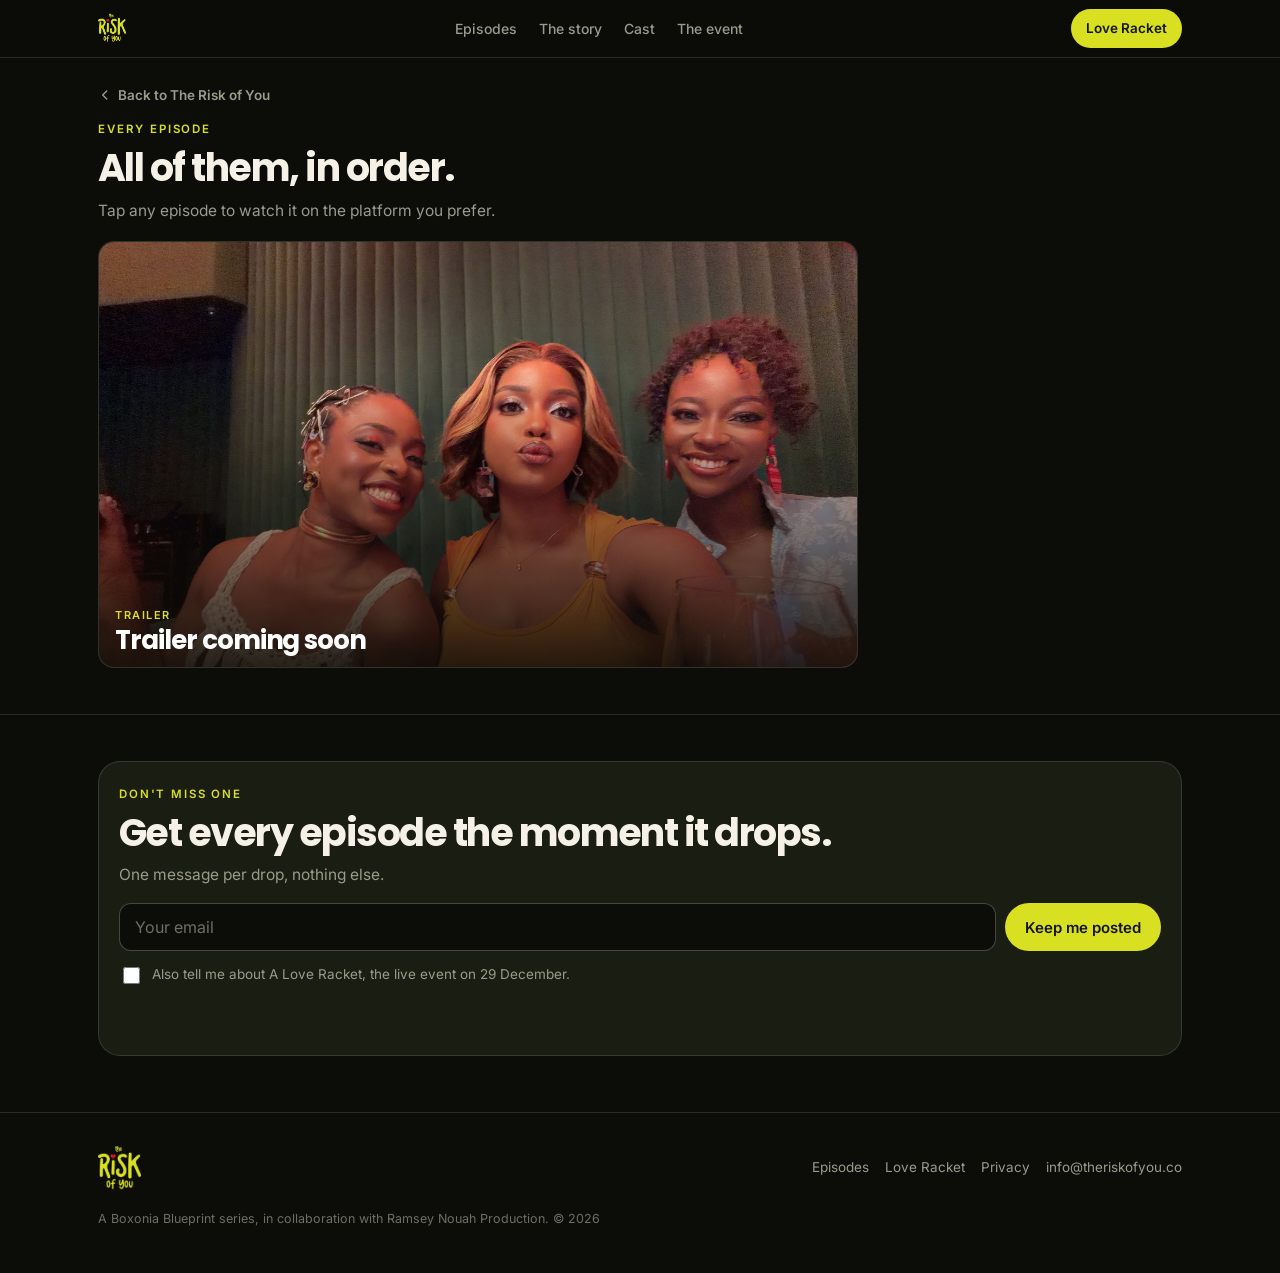
<file: episodes/index.html>
<!DOCTYPE html>
<html lang="en">
<head>
<meta charset="utf-8">
<meta name="viewport" content="width=device-width,initial-scale=1,viewport-fit=cover">
<title>Every episode | The Risk of You</title>
<meta name="description" content="Every episode of The Risk of You in order, on TikTok, Instagram Reels, YouTube Shorts and Snapchat.">
<meta name="theme-color" content="#0C0D08">
<link rel="canonical" href="https://theriskofyou.co/episodes/">
<meta property="og:type" content="website">
<meta property="og:url" content="https://theriskofyou.co/episodes/">
<meta property="og:title" content="Every episode | The Risk of You">
<meta property="og:description" content="Every episode in order, newest first or from the beginning.">
<meta property="og:image" content="https://theriskofyou.co/assets/og-episodes.jpg">
<meta property="og:image:width" content="1200"><meta property="og:image:height" content="630">
<meta name="twitter:card" content="summary_large_image">
<link rel="icon" href="../assets/favicon.png">
<link rel="preconnect" href="https://fonts.googleapis.com">
<link rel="preconnect" href="https://fonts.gstatic.com" crossorigin>
<link href="https://fonts.googleapis.com/css2?family=Poppins:wght@400;500;600;700&family=Inter:wght@400;500;600;700&display=swap" rel="stylesheet">
<link rel="stylesheet" href="../css/troy.css">
<script>window.TROY_BASE = '../';</script>
<script src="../js/config.js"></script>
</head>
<body>

<header class="nav" id="nav"></header>

<main>
  <section class="sec flush" style="padding-top:26px">
    <div class="wrap">
      <a class="backlink" href="../index.html">
        <svg width="14" height="14" viewBox="0 0 24 24" fill="none" stroke="currentColor" stroke-width="2.4" stroke-linecap="round" stroke-linejoin="round"><path d="M15 5 8 12l7 7"/></svg>
        Back to The Risk of You
      </a>

      <div class="st">Every episode</div>
      <div class="sh">All of them, in order.</div>
      <p class="sp">Tap any episode to watch it on the platform you prefer.</p>

      <div class="tabs" role="tablist" aria-label="Episode order">
        <button type="button" role="tab" data-order="first" aria-selected="true">From the beginning</button>
        <button type="button" role="tab" data-order="latest" aria-selected="false">Latest first</button>
      </div>

      <div class="grid" id="rail"></div>
      <p class="railnote" id="epCount"></p>
      <div class="more hidden" id="more"><button class="btn ghost" type="button">Show more</button></div>

      <p class="railnote" style="margin-top:20px">Episodes you have opened on this device are dimmed, so you can see where you stopped.</p>
    </div>
  </section>

  <!-- THE SERIES ACCOUNT. Hides itself when the feed is empty. -->
  <section class="sec fdsec hidden" id="seriesFeed">
    <div class="wrap">
      <div class="st">Behind it</div>
      <div class="sh">Latest from the series.</div>
      <div class="fdrail" id="feedSeries"></div>
    </div>
  </section>

  <!-- WIN'S LATEST POSTS. Hides itself when the feed is empty. -->
  <section class="sec flush fdsec hidden" id="winFeed">
    <div class="wrap">
      <div class="st">From Win</div>
      <div class="sh">Her latest, straight from Instagram.</div>
      <div class="fdrail" id="feedWin"></div>
    </div>
  </section>

  <section class="sec">
    <div class="wrap">
      <div class="news">
        <div class="st">Don't miss one</div>
        <div class="sh">Get every episode the moment it drops.</div>
        <p class="sp">One message per drop, nothing else.</p>
        <form id="news" novalidate>
          <input type="text" name="company" tabindex="-1" autocomplete="off" aria-hidden="true" style="position:absolute;left:-9999px">
          <label for="nemail" style="position:absolute;left:-9999px">Email</label>
          <input type="email" id="nemail" name="email" placeholder="Your email" autocomplete="email" inputmode="email">
          <button class="btn lime" type="submit">Keep me posted</button>
        </form>
        <label class="chk" for="ncross">
          <input type="checkbox" id="ncross" name="cross" form="news">
          <span>Also tell me about A Love Racket, the live event on 29 December.</span>
        </label>
        <p class="fmsg" id="fmsg"></p>
      </div>
    </div>
  </section>
</main>

<footer id="foot"></footer>

<div class="layer" id="layer" role="dialog" aria-modal="true" aria-labelledby="layerT">
  <div class="box">
    <div class="ic" aria-hidden="true"><svg width="24" height="24" viewBox="0 0 24 24" fill="none" stroke="#14160D" stroke-width="3" stroke-linecap="round" stroke-linejoin="round"><path d="M4 12.5 9.5 18 20 6.5"/></svg></div>
    <h3 id="layerT">You're on the list</h3>
    <p>We'll email you the moment a new episode drops. Nothing else.</p>
    <button class="btn lime" type="button">Back to the episodes</button>
    <button class="x" type="button">Close</button>
  </div>
</div>

<script src="../js/partials.js"></script>
<script src="../js/episodes.js"></script>
</body>
</html>
</file>
<file: css/troy.css>
/* The Risk of You.
   Palette is lifted off the logo: acid lime with the red heart, on the deck's
   cream. Dark base because the page is mostly episode covers and stills, and
   covers only sing against black. */
:root{
  --bg:#0C0D08; --bg2:#14160D; --card:#1A1D12;
  --line:rgba(245,241,230,.13); --line2:rgba(245,241,230,.25);
  --ink:#F5F1E6; --muted:#9A9B8A;
  --lime:#D9E021; --red:#ED1C24;
  --wrap:1120px; --nav:58px;
  --ep-w:156px;
  /* ---- type ----
     Two families and one weight live here, so changing the face is four
     lines rather than a hunt through the file. Poppins is wide and very
     circular, so it wants tighter tracking than a grotesque would. */
  --disp:Poppins,system-ui,sans-serif;
  --body:Inter,system-ui,-apple-system,"Segoe UI",Roboto,sans-serif;
  --dw:700;
  --dls:-.04em;
}
*{box-sizing:border-box}
html{-webkit-text-size-adjust:100%}
body{
  margin:0; background:var(--bg); color:var(--ink);
  font-family:var(--body);
  font-size:16px; line-height:1.55; overflow-x:hidden;
  -webkit-font-smoothing:antialiased;
}
img{max-width:100%; display:block}
a{color:inherit}
h1,h2,h3,.dsp{font-family:var(--disp); font-weight:var(--dw); letter-spacing:var(--dls); line-height:1.03; margin:0}
.wrap{max-width:var(--wrap); margin:0 auto; padding-inline:max(18px,env(safe-area-inset-left,0px))}
.sec{padding:46px 0; border-top:1px solid var(--line)}
.sec.flush{border-top:0}
.st{font-size:11.5px; font-weight:600; letter-spacing:.16em; text-transform:uppercase; color:var(--lime)}
.sh{font-family:var(--disp); font-weight:var(--dw); font-size:clamp(25px,6vw,38px); letter-spacing:var(--dls); line-height:1.06; margin-top:9px}
.sp{font-size:15.5px; color:var(--muted); margin:10px 0 0; max-width:62ch}
.lede{font-size:17px; color:var(--ink); opacity:.9}

/* ---------- buttons ---------- */
.btn{
  display:inline-flex; align-items:center; justify-content:center; gap:8px;
  font-family:var(--body); font-size:15px; font-weight:600; text-decoration:none;
  padding:12px 20px; border-radius:999px; border:0; cursor:pointer; white-space:nowrap;
  background:var(--ink); color:var(--bg); transition:transform .12s ease, opacity .12s ease;
}
.btn:active{transform:translateY(1px)}
.btn.lime{background:var(--lime); color:#14160D}
.btn.ghost{background:transparent; color:var(--ink); border:1.5px solid var(--line2)}
.btn.ghost:hover{border-color:var(--ink)}
.btn.sm{font-size:13.5px; padding:9px 15px}
.btn svg{width:17px; height:17px; flex:0 0 auto}

/* ---------- nav ---------- */
.nav{
  position:sticky; top:0; z-index:60; height:var(--nav);
  display:flex; align-items:center;
  background:rgba(12,13,8,.82); backdrop-filter:blur(14px); -webkit-backdrop-filter:blur(14px);
  border-bottom:1px solid var(--line);
  padding-top:env(safe-area-inset-top,0px);
}
.nav .wrap{display:flex; align-items:center; justify-content:space-between; width:100%; gap:14px}
.nav .brand{display:flex; align-items:center; gap:9px; text-decoration:none}
.nav .brand img{height:30px; width:auto}
.nav .lk{display:none; gap:22px; font-size:14px; font-weight:500}
.nav .lk a{text-decoration:none; color:var(--muted)}
.nav .lk a:hover{color:var(--ink)}
@media (min-width:860px){ .nav .lk{display:flex} }

/* ---------- hero ---------- */
/* The hero has one job: the poster and the latest episode both visible
   without scrolling, and the next section peeking below to say keep going.
   Every measurement here was set against real viewports, not guessed. */
.hero{position:relative; padding:14px 0 10px; overflow:hidden}
.hero .wrap{position:relative; z-index:2}
.hero h1{font-size:clamp(26px,6.4vw,42px); text-align:center; margin-top:16px}
.hero h1 em{font-style:normal; color:var(--lime)}
.hero .desc{text-align:center; color:var(--muted); font-size:16px; margin:12px auto 0; max-width:46ch}
/* Credibility as one line of text rather than a row of pills. Set as a
   paragraph, not flex, so it wraps like prose and never leaves a separator
   stranded at the start of a line. */
.tags{text-align:center; font-size:13.5px; font-weight:500; color:var(--muted);
  margin:14px auto 0; max-width:44ch; line-height:1.75}
.tags b{color:var(--ink); font-weight:600}
.tags i{font-style:normal; color:var(--line2); margin:0 7px}

/* the poster. This is the hero, which is why the logo above it is small. */
.poster{width:min(300px,56vw); margin:0 auto; position:relative}
.poster .fr{aspect-ratio:4/5; border-radius:20px; overflow:hidden; position:relative;
  background:var(--bg2); border:1px solid var(--line); box-shadow:0 24px 60px rgba(0,0,0,.55)}
.poster .fr img{position:absolute; inset:0; width:100%; height:100%; object-fit:cover}
.poster .fr::after{content:""; position:absolute; inset:0; pointer-events:none;
  background:linear-gradient(180deg,transparent 56%,rgba(12,13,8,.78))}
.poster .cap{position:absolute; left:0; right:0; bottom:0; z-index:2; padding:18px 18px 20px; text-align:center}
.poster .cap h1{font-size:clamp(23px,5.6vw,34px); text-shadow:0 2px 20px rgba(0,0,0,.6)}
.poster .cap h1 em{font-style:normal; color:var(--lime)}
.poster .cap p{font-size:13.5px; color:#D8D6C6; margin:9px 0 0; text-shadow:0 1px 12px rgba(0,0,0,.7)}

/* the live episode, sitting in the hero rather than behind a scroll */
.live{margin:18px auto 0; max-width:640px}
.live .lbl{display:flex; align-items:center; justify-content:center; gap:8px; margin-bottom:12px}
.live .lbl i{width:7px; height:7px; border-radius:50%; background:var(--red); animation:pl 1.9s infinite}
@keyframes pl{0%,100%{opacity:1}50%{opacity:.28}}
.live .lbl span{font-size:11.5px; font-weight:600; letter-spacing:.14em; text-transform:uppercase; color:var(--muted)}
.lvcard{display:grid; grid-template-columns:minmax(0,120px) 1fr; gap:16px; align-items:center;
  background:var(--card); border:1px solid var(--line); border-radius:18px; padding:14px}
.lvcard .cv{aspect-ratio:4/5; border-radius:12px; overflow:hidden; position:relative; background:var(--bg2)}
.lvcard .cv img{position:absolute; inset:0; width:100%; height:100%; object-fit:cover}
.lvcard .ep{font-size:11.5px; font-weight:600; letter-spacing:.14em; text-transform:uppercase; color:var(--lime)}
.lvcard h2{font-size:clamp(19px,4.6vw,25px); margin-top:5px}
.lvcard p{font-size:14px; color:var(--muted); margin:7px 0 0}
.watch{display:flex; flex-wrap:wrap; gap:7px; margin-top:13px}
.watch a{
  display:inline-flex; align-items:center; gap:6px; text-decoration:none;
  font-size:13px; font-weight:600; padding:8px 13px; border-radius:999px;
  border:1px solid var(--line2); color:var(--ink);
}
.watch a:hover{background:var(--ink); color:var(--bg); border-color:var(--ink)}
.watch a svg{width:15px; height:15px}
.hero .start{text-align:center; margin-top:16px}
.hero .start a{font-size:14.5px; font-weight:600; color:var(--lime); text-decoration:none; border-bottom:1px solid currentColor; padding-bottom:2px}

/* ---------- the counter ---------- */
.ctr{margin-top:24px; border:1px solid var(--line); border-radius:16px; padding:16px 18px; background:var(--bg2)}
.ctr .top{display:flex; align-items:baseline; justify-content:space-between; gap:12px; flex-wrap:wrap}
.ctr b{font-family:var(--disp); font-size:clamp(26px,6.4vw,36px); font-weight:var(--dw); letter-spacing:-.03em; color:var(--lime)}
.ctr .of{font-size:13px; color:var(--muted)}
.ctr .bar{height:5px; border-radius:999px; background:rgba(245,241,230,.12); margin-top:11px; overflow:hidden}
.ctr .bar i{display:block; height:100%; border-radius:999px; background:var(--lime); width:0; transition:width .9s ease}
.ctr .note{font-size:12px; color:var(--muted); margin-top:9px}

/* ---------- episode rail ---------- */
.tabs{display:inline-flex; gap:3px; background:var(--bg2); border:1px solid var(--line); border-radius:999px; padding:3px; margin-top:16px}
.tabs button{
  font-family:var(--body); font-size:13.5px; font-weight:600; color:var(--muted);
  background:transparent; border:0; border-radius:999px; padding:8px 15px; cursor:pointer;
}
.tabs button[aria-selected="true"]{background:var(--ink); color:var(--bg)}
.rail{display:flex; gap:11px; overflow-x:auto; scroll-snap-type:x mandatory; margin-top:18px;
  padding-bottom:8px; -webkit-overflow-scrolling:touch; scrollbar-width:none}
.rail::-webkit-scrollbar{display:none}
.rail .epc{flex:0 0 var(--ep-w); scroll-snap-align:start}
.grid{display:grid; grid-template-columns:repeat(auto-fill,minmax(150px,1fr)); gap:13px; margin-top:18px}
/* The card is an <article> now, because the platform icons inside it are
   links of their own and an anchor cannot contain an anchor. .hit is the
   cover-and-title tap target that used to be the card itself. */
.epc{display:block}
.epc .hit{text-decoration:none; display:block; color:inherit}
.epc .cv{aspect-ratio:4/5; border-radius:13px; overflow:hidden; position:relative; background:var(--bg2); border:1px solid var(--line)}
.epc .cv img{position:absolute; inset:0; width:100%; height:100%; object-fit:cover; transition:transform .3s ease}
.epc:hover .cv img{transform:scale(1.04)}
.epc .n{position:absolute; left:8px; top:8px; z-index:2; font-size:11px; font-weight:700; letter-spacing:.08em;
  background:rgba(12,13,8,.78); color:var(--ink); padding:4px 8px; border-radius:7px; backdrop-filter:blur(6px)}
.epc .dur{position:absolute; right:8px; bottom:8px; z-index:2; font-size:11px; font-weight:600;
  background:rgba(12,13,8,.78); color:var(--ink); padding:3px 7px; border-radius:6px}
.epc .ti{font-size:13.5px; font-weight:600; margin-top:9px; line-height:1.3}
.epc .mt{font-size:11.5px; color:var(--muted); margin-top:3px}
.epc.soon .cv{display:grid; place-items:center; border-style:dashed}
.epc.soon .cv span{font-size:12px; color:var(--muted); letter-spacing:.1em; text-transform:uppercase}
/* an episode whose link is in but whose details have not been pulled yet.
   It is tappable and goes to the post. Only the artwork is missing. */
.epc.wait .cv, .lvcard .cv{background:
  linear-gradient(135deg,rgba(217,224,33,.10),rgba(237,28,36,.08))}
.cv .ld{position:absolute; inset:0; display:grid; place-items:center; z-index:1;
  font-size:11.5px; font-weight:600; letter-spacing:.14em; text-transform:uppercase; color:var(--lime)}
.epc.seen .cv::after{content:""; position:absolute; inset:0; background:rgba(12,13,8,.52)}
.epc.seen .ti{color:var(--muted)}
.more{display:flex; justify-content:center; margin-top:22px}
.railnote{font-size:12.5px; color:var(--muted); margin-top:12px}

/* ---------- recap ---------- */
.recap{margin-top:22px; border:1px solid var(--line); border-radius:18px; background:var(--bg2); overflow:hidden}
.recap > summary{
  list-style:none; cursor:pointer; padding:16px 18px; display:flex; align-items:center;
  justify-content:space-between; gap:14px; font-weight:700; font-size:16px;
}
.recap > summary::-webkit-details-marker{display:none}
.recap > summary::after{content:"+"; color:var(--lime); font-size:21px; line-height:1}
.recap[open] > summary::after{content:"\2212"}
.recap ol{margin:0; padding:0 18px 18px 36px}
.recap li{font-size:14.5px; color:var(--muted); margin-bottom:9px; line-height:1.5}
.recap li b{color:var(--ink); font-weight:600}
.recap li::marker{color:var(--lime); font-weight:700}

/* ---------- story ---------- */
.stills{display:grid; grid-template-columns:repeat(3,1fr); gap:10px; margin-top:20px}
.stl .im{aspect-ratio:4/5; border-radius:14px; overflow:hidden; position:relative; background:var(--bg2); border:1px solid var(--line)}
.stl .im img{position:absolute; inset:0; width:100%; height:100%; object-fit:cover}
.stl p{font-size:13.5px; color:var(--muted); margin:10px 0 0; line-height:1.45}
.nums{display:grid; grid-template-columns:repeat(4,1fr); gap:0; margin-top:26px; border:1px solid var(--line); border-radius:16px; overflow:hidden}
.nums div{padding:16px 10px; text-align:center; border-right:1px solid var(--line)}
.nums div:last-child{border-right:0}
.nums b{display:block; font-family:var(--disp); font-size:clamp(20px,5vw,30px); font-weight:var(--dw); letter-spacing:-.02em; color:var(--lime)}
.nums span{display:block; font-size:10.5px; font-weight:600; letter-spacing:.1em; text-transform:uppercase; color:var(--muted); margin-top:6px}
@media (max-width:560px){ .nums{grid-template-columns:repeat(2,1fr)} .nums div:nth-child(2){border-right:0} .nums div:nth-child(-n+2){border-bottom:1px solid var(--line)} }

/* ---------- cast ---------- */
.lead{display:grid; grid-template-columns:132px 1fr; gap:16px; align-items:center; margin-top:20px;
  background:var(--card); border:1px solid var(--line); border-radius:18px; padding:14px}
.lead .ph{aspect-ratio:3/4; border-radius:13px; overflow:hidden; position:relative; background:var(--bg2)}
.lead .ph img{position:absolute; inset:0; width:100%; height:100%; object-fit:cover; object-position:50% 16%}
.lead .nm{font-family:var(--disp); font-size:23px; font-weight:var(--dw); letter-spacing:-.02em}
.lead .rl{font-size:11.5px; font-weight:600; letter-spacing:.12em; text-transform:uppercase; color:var(--lime); margin-top:4px}
.lead p{font-size:14px; color:var(--muted); margin:9px 0 0}
.cast{display:grid; grid-template-columns:repeat(auto-fill,minmax(132px,1fr)); gap:12px; margin-top:13px}
.mem .ph{aspect-ratio:4/5; border-radius:14px; overflow:hidden; position:relative; background:var(--bg2); border:1px solid var(--line)}
.mem .ph img{position:absolute; inset:0; width:100%; height:100%; object-fit:cover}
.mem .nm{font-size:15px; font-weight:700; margin-top:8px}
.mem .rl{font-size:11px; font-weight:600; letter-spacing:.1em; text-transform:uppercase; color:var(--lime); margin-top:2px}

/* ---------- love racket band ---------- */
.lr{position:relative; border-top:1px solid var(--line); overflow:hidden}
.lr .bgim{position:absolute; inset:0}
.lr .bgim img{width:100%; height:100%; object-fit:cover; object-position:50% 42%}
.lr .bgim::after{content:""; position:absolute; inset:0;
  background:linear-gradient(180deg,rgba(12,13,8,.88),rgba(12,13,8,.72) 45%,rgba(12,13,8,.94))}
.lr .wrap{position:relative; z-index:2; padding-block:52px; text-align:center}
.lr img.mark{width:min(200px,48vw); margin:0 auto 16px}
.lr .sh{margin-top:0}
.lr .btn{margin-top:20px}

/* ---------- newsletter ---------- */
.news{background:var(--card); border:1px solid var(--line); border-radius:22px; padding:24px 20px}
.news form{display:flex; gap:9px; margin-top:16px; flex-wrap:wrap}
.news input[type=email]{
  flex:1 1 220px; min-width:0; font-family:var(--body);
  font-size:16px;              /* 16px so Safari on iPhone never zooms on focus */
  padding:13px 15px; border-radius:12px; border:1px solid var(--line2);
  background:var(--bg); color:var(--ink);
}
.news input[type=email]::placeholder{color:#6E6F62}
.news input[type=email]:focus{outline:2px solid var(--lime); outline-offset:1px; border-color:transparent}
.chk{display:flex; gap:9px; align-items:flex-start; margin-top:13px; font-size:13.5px; color:var(--muted); cursor:pointer}
.chk input{margin-top:3px; width:17px; height:17px; accent-color:var(--lime); flex:0 0 auto}
.fmsg{font-size:13.5px; margin-top:11px; min-height:19px}
.fmsg.err{color:#FF8A8A}
.fmsg.ok{color:var(--lime)}

/* ---------- partners ---------- */
.aud{display:grid; grid-template-columns:1fr; gap:12px; margin-top:20px}
@media (min-width:720px){ .aud{grid-template-columns:1fr 1fr} }
.aud div{border:1px solid var(--line); border-radius:18px; padding:18px; background:var(--bg2)}
.aud .k{font-family:var(--disp); font-size:26px; font-weight:var(--dw); color:var(--lime); letter-spacing:-.02em}
.aud .w{font-size:11.5px; font-weight:600; letter-spacing:.12em; text-transform:uppercase; color:var(--muted); margin-top:3px}
.aud ul{margin:12px 0 0; padding-left:18px}
.aud li{font-size:14px; color:var(--muted); margin-bottom:5px}
.aud li::marker{color:var(--lime)}

/* ---------- footer ---------- */
footer{border-top:1px solid var(--line); padding:32px 0 calc(32px + env(safe-area-inset-bottom,0px)); margin-top:10px}
footer .row{display:flex; flex-wrap:wrap; gap:16px; justify-content:space-between; align-items:center}
footer img.fl{height:46px; width:auto}
footer .ln{display:flex; flex-wrap:wrap; gap:16px; font-size:13.5px}
footer .ln a{color:var(--muted); text-decoration:none}
footer .ln a:hover{color:var(--ink)}
footer .cp{font-size:12.5px; color:#6E6F62; margin-top:18px}
.soc{display:flex; gap:9px}
.soc a{width:35px; height:35px; border-radius:50%; border:1px solid var(--line2); display:grid; place-items:center; color:var(--muted)}
.soc a:hover{color:var(--ink); border-color:var(--ink)}
.soc svg{width:16px; height:16px}

/* ---------- modal ---------- */
.layer{position:fixed; inset:0; z-index:90; display:none; place-items:center; padding:20px;
  background:rgba(6,7,4,.74); backdrop-filter:blur(5px)}
.layer.on{display:grid}
.layer .box{background:var(--card); border:1px solid var(--line); border-radius:22px; padding:28px 24px;
  max-width:400px; width:100%; text-align:center; position:relative}
.layer .ic{width:52px; height:52px; border-radius:50%; background:var(--lime); display:grid; place-items:center; margin:0 auto 14px}
.layer h3{font-size:23px}
.layer p{font-size:14.5px; color:var(--muted); margin:9px 0 18px}
.layer .x{position:absolute; top:11px; right:13px; background:none; border:0; color:var(--muted); font-size:13px; cursor:pointer}

/* ---------- the slot pattern, same as Love Racket ----------
   Any element with data-slot draws a labelled dashed box naming the file it
   wants, and fills itself the moment that file exists. */
[data-slot]{position:relative}
/* An empty image slot. Visitors get a quiet tile; the dashed outline and the
   file path only appear in builder mode (see the .dev class in partials.js). */
[data-slot].empty{background:var(--bg2) !important}
[data-slot].empty > img{display:none}
.dev [data-slot].empty{border:1px dashed var(--line2) !important}
.dev [data-slot].empty::after{
  content:attr(data-slot); position:absolute; inset:0; display:grid; place-items:center;
  font-family:ui-monospace,SFMono-Regular,Menlo,monospace; font-size:10.5px; color:#6E6F62;
  text-align:center; padding:8px; word-break:break-all; line-height:1.4;
}

/* ---------- misc ---------- */
.backlink{display:inline-flex; align-items:center; gap:6px; font-size:13.5px; font-weight:600; color:var(--muted); text-decoration:none; margin-bottom:16px}
.backlink:hover{color:var(--ink)}
.prose p{font-size:15px; color:var(--muted); margin:0 0 14px; max-width:68ch}
.prose h2{font-size:19px; margin:26px 0 9px}
.prose a{color:var(--lime)}
.center{text-align:center}
.hidden{display:none !important}
@media (prefers-reduced-motion:reduce){ *{animation:none !important; transition:none !important} }

/* ── the trailer week ──────────────────────────────────────────────
   What the hero shows between the trailer dropping and the first
   episode. Fed from the Settings tab, so it appears and disappears
   without anyone touching this file. */
.trailer{background:var(--card); border:1px solid var(--line); border-radius:18px; padding:12px}
.tfr{position:relative; aspect-ratio:16/9; border-radius:12px; overflow:hidden; background:#000}
.tfr iframe{position:absolute; inset:0; width:100%; height:100%; border:0}
/* the fallback for a trailer that is not a YouTube link */
.tfr.link{display:grid; place-items:center; text-decoration:none; color:var(--ink);
  background:linear-gradient(135deg,rgba(217,224,33,.16),rgba(237,28,36,.12))}
.tfr.link .pl{width:58px; height:58px; border-radius:50%; background:var(--lime); display:block; position:relative}
.tfr.link .pl::after{content:""; position:absolute; left:52%; top:50%; transform:translate(-50%,-50%);
  border-left:17px solid #14160D; border-top:11px solid transparent; border-bottom:11px solid transparent}
.tfr.link .lb{position:absolute; bottom:14px; left:0; right:0; text-align:center;
  font-size:13px; font-weight:600; letter-spacing:.06em; text-transform:uppercase; color:var(--ink)}
.tfr.link:hover .pl{transform:scale(1.06)}
.trailer .tm{padding:13px 4px 3px; text-align:center}
.trailer .an{font-size:14.5px; color:var(--ink); margin:0}
.trailer .cd{font-size:12px; font-weight:600; letter-spacing:.13em; text-transform:uppercase;
  color:var(--lime); margin:7px 0 0}

/* ======================================================================
   WATCH-ON ICONS, THE TWO LEADS, SUPPORTING CAST AND THE POST RAILS
   Added for the per-platform episode links and the Instagram galleries.
   ====================================================================== */

/* ---------- the per-episode platform icons ---------- */
/* One icon per platform that has a link in the sheet. An empty cell draws
   nothing, so the row is never a dead end. */
.plats{display:flex; gap:6px; margin-top:8px; flex-wrap:wrap}
.plats a{
  width:30px; height:30px; display:grid; place-items:center; border-radius:9px;
  border:1px solid var(--line); background:var(--bg2); color:var(--muted);
  transition:color .15s ease, background .15s ease, border-color .15s ease;
}
.plats a svg{width:15px; height:15px}
.plats a:hover{color:#14160D; background:var(--lime); border-color:var(--lime)}
.epc.seen .plats a{opacity:.72}

/* ---------- meet Win, meet Kunle ---------- */
.meet{display:grid; gap:18px; align-items:center}
/* width:100% matters. The only child is an absolutely positioned <img>, so
   the box has no intrinsic width; left to shrink-to-fit it collapses to
   nothing and the portrait disappears. */
.meet .ph{
  aspect-ratio:4/5; border-radius:16px; overflow:hidden; position:relative;
  background:var(--bg2); border:1px solid var(--line);
  width:100%; max-width:420px;
}
.meet .ph img{position:absolute; inset:0; width:100%; height:100%; object-fit:cover}
.meet .kick{
  font-size:11.5px; font-weight:700; letter-spacing:.14em; text-transform:uppercase;
  color:var(--lime); margin-bottom:7px;
}
.meet h3{font-family:var(--disp); font-size:27px; font-weight:var(--dw); margin:0 0 4px; line-height:1.1}
/* The actor credit under the character name. Readable, not a footnote: the
   names are the draw, even though the section introduces the characters. */
.meet h3 .as{
  font-family:var(--body); font-size:15px; font-weight:600;
  color:var(--ink); opacity:.8; display:block; margin-top:6px;
}
.meet .rl{font-size:13.5px; color:var(--lime); font-weight:600; margin-bottom:12px}
.meet .tx p{font-size:14.5px; color:var(--muted); line-height:1.62; margin:0 0 12px; max-width:54ch}
.meet .tx .btn{margin-top:4px}
@media (min-width:760px){
  .meet{grid-template-columns:minmax(0,.85fr) minmax(0,1.15fr); gap:36px}
  .meet h3{font-size:32px}
  /* Kunle's portrait sits on the other side, so the page alternates instead
     of reading as two identical rows. */
  /* The columns flip with the content, so the text keeps the wider side and
     both sections read at the same measure. */
  .meet.rev{grid-template-columns:minmax(0,1.15fr) minmax(0,.85fr)}
  .meet.rev .ph{order:2; justify-self:end}
  .meet.rev .tx{order:1}
}

/* ---------- supporting cast ---------- */
/* auto-fit, not a fixed count: there are five characters today and deleting
   or adding one should not leave an orphan in the last row. */
.supp{display:grid; grid-template-columns:repeat(2,minmax(0,1fr)); gap:14px}
@media (min-width:620px){ .supp{grid-template-columns:repeat(auto-fit,minmax(145px,1fr))} }
.supp .mem .ph{
  aspect-ratio:1/1; border-radius:14px; overflow:hidden; position:relative;
  background:var(--bg2); border:1px solid var(--line);
}
.supp .mem .ph img{position:absolute; inset:0; width:100%; height:100%; object-fit:cover}
.supp .mem .nm{font-size:13.5px; font-weight:700; margin-top:9px}
.supp .mem .nm .as{display:block; font-size:11.5px; font-weight:500; opacity:.8; margin-top:2px}
.supp .mem .rl{font-size:11.5px; color:var(--muted); margin-top:2px}

/* ---------- latest posts rails ---------- */
/* Horizontal and swipeable on a phone, which is where nearly all of this
   traffic is. The scrollbar is hidden but the rail still scrolls. */
.fdrail{
  display:flex; gap:12px; overflow-x:auto; scroll-snap-type:x mandatory;
  -webkit-overflow-scrolling:touch; padding:2px 0 10px; margin-top:16px;
  scrollbar-width:none;
}
.fdrail::-webkit-scrollbar{display:none}
.fd{
  flex:0 0 164px; scroll-snap-align:start; text-decoration:none; color:inherit;
}
.fd .im{
  aspect-ratio:4/5; border-radius:13px; overflow:hidden; position:relative;
  background:var(--bg2); border:1px solid var(--line);
}
.fd .im img{position:absolute; inset:0; width:100%; height:100%; object-fit:cover; transition:transform .3s ease}
.fd:hover .im img{transform:scale(1.04)}
.fd p{
  font-size:12.5px; color:var(--muted); line-height:1.45; margin:8px 0 0;
  display:-webkit-box; -webkit-line-clamp:2; -webkit-box-orient:vertical; overflow:hidden;
}
.fd .dt{display:block; font-size:11px; color:#6E6F62; margin-top:4px}
@media (min-width:760px){ .fd{flex:0 0 186px} }

/* ---------- the button row on the Love Racket strip ---------- */
.acts{display:flex; gap:10px; justify-content:center; flex-wrap:wrap; margin-top:4px}
/* The prize line sits under the buttons now, not inside one. */
.prize{text-align:center; font-size:13px; color:var(--muted); margin:12px 0 0}


/* ---------- wide hero: poster beside the words ----------
   Stacked, a 4:5 poster plus a headline plus the episode card runs past
   800px of viewport on a laptop, so the episode ends up below the fold. Side
   by side the row is only as tall as the poster and everything clears. */
@media (min-width:860px){
  /* Fill the screen and stop 90px short, so exactly one strip of the next
     section shows. Without the min-height the row is only as tall as the
     poster and a third of the next section sits in view, which reads as a
     layout accident rather than an invitation to scroll. */
  .hero{min-height:calc(100svh - 150px); display:flex; align-items:center}
  .hero .wrap{
    width:100%;
    display:grid; grid-template-columns:minmax(0,360px) minmax(0,1fr);
    gap:52px; align-items:center;
  }
  .hero .poster{width:100%; max-width:360px; margin:0}
  .hero h1{text-align:left; margin-top:0}
  .hero .desc{text-align:left; margin-left:0; margin-right:0}
  .hero .live{margin:22px 0 0; max-width:none}
  .hero .live .lbl{justify-content:flex-start}
  .hero .start{text-align:left}
}

/* ---------- Follow the series, in the story section ----------
   Reuses .watch for the buttons so the two rows stay identical, and only
   adds the label and the spacing around it. */
.follow{margin-top:26px; padding-top:22px; border-top:1px solid var(--line)}
.follow .fl{
  font-size:11.5px; font-weight:600; letter-spacing:.14em; text-transform:uppercase;
  color:var(--muted); margin:0;
}
.follow .watch{margin-top:12px}


/* ---------- story section ---------- */
.cta{margin:20px 0 0}
/* Her latest posts, where three production stills used to be. */
.storypost{display:grid; grid-template-columns:repeat(3,minmax(0,1fr)); gap:12px; margin-top:24px}
.storypost .fd{flex:none}
@media (max-width:560px){
  .storypost{grid-template-columns:repeat(2,minmax(0,1fr))}
  .storypost .fd:nth-child(3){display:none}
}

/* ---------- press pull quote ---------- */
.press{margin:22px 0 0; padding:0 0 0 18px; border-left:2px solid var(--lime)}
.press blockquote{
  margin:0; font-family:var(--disp); font-weight:var(--dw); letter-spacing:var(--dls);
  font-size:clamp(19px,3.4vw,25px); line-height:1.22; color:var(--ink);
}
.press figcaption{
  margin-top:9px; font-size:12.5px; font-weight:600; letter-spacing:.1em;
  text-transform:uppercase; color:var(--muted);
  display:flex; align-items:center; gap:10px; flex-wrap:wrap;
}
.press figcaption a{color:var(--muted); text-decoration:none; border-bottom:1px solid var(--line2)}
.press figcaption a:hover{color:var(--ink)}
.press .rt{
  letter-spacing:0; text-transform:none; color:var(--bg); background:var(--lime);
  font-weight:700; padding:2px 8px; border-radius:6px;
}

/* ---------- film page furniture in the story section ---------- */
/* The genre and format line that sits above a synopsis on a film page. */
.meta{
  font-size:12.5px; font-weight:600; letter-spacing:.09em; text-transform:uppercase;
  color:var(--muted); margin:12px 0 0;
}
.meta i{font-style:normal; color:var(--line2); margin:0 8px}
/* The billing block. Set apart from the synopsis, the way a poster credit is. */
.billing{
  font-size:15px; color:var(--muted); margin:16px 0 0;
  padding-top:14px; border-top:1px solid var(--line);
}
.billing b{color:var(--ink); font-weight:600}

/* ---------- the slide up signup bar ----------
   Sits at the bottom so it never covers what someone is reading, and
   animates in rather than appearing, which is the difference between a
   prompt and a jump scare. */
.sr{position:absolute;left:-9999px}
.pop{
  position:fixed; left:12px; right:12px; bottom:12px; z-index:60;
  background:var(--bg2); border:1px solid var(--line2); border-radius:14px;
  padding:16px 42px 16px 18px;
  box-shadow:0 18px 50px rgba(0,0,0,.55);
  display:grid; gap:12px;
  transform:translateY(calc(100% + 24px)); opacity:0;
  transition:transform .42s cubic-bezier(.22,.9,.3,1), opacity .3s ease;
  pointer-events:none;
}
.pop.on{transform:translateY(0); opacity:1; pointer-events:auto}
.pop .tx b{display:block; font-family:var(--disp); font-weight:var(--dw);
  letter-spacing:var(--dls); font-size:19px; margin-bottom:3px}
.pop .tx span{font-size:13.5px; color:var(--muted); line-height:1.45}
.pop form{display:flex; gap:8px; flex-wrap:wrap}
/* 16px minimum: anything smaller and Safari on iPhone zooms the page in. */
.pop input[type=email]{
  flex:1 1 180px; min-width:0; font-size:16px; padding:12px 14px;
  border-radius:10px; border:1px solid var(--line2);
  background:var(--bg); color:var(--ink);
}
.pop input[type=email]::placeholder{color:#6E6F62}
.pop .btn{flex:0 0 auto; font-size:14px; padding:12px 18px}
.pop .x{
  position:absolute; top:10px; right:10px; width:28px; height:28px;
  border:0; background:transparent; color:var(--muted);
  font-size:22px; line-height:1; cursor:pointer; border-radius:8px;
}
.pop .x:hover{color:var(--ink); background:rgba(245,241,230,.08)}
.pop .fmsg{margin:0; font-size:12.5px}
@media (min-width:720px){
  .pop{left:auto; right:20px; bottom:20px; width:420px}
}
@media (prefers-reduced-motion:reduce){
  .pop{transition:opacity .2s ease; transform:none}
}

/* ======================================================================
   COMPACT HERO ON A PHONE
   Measured against 393x660, which is what an iPhone actually leaves once
   the URL bar and the toolbar are on screen. At the old spacing the live
   episode card finished 148px below the fold, and the whole stack read
   loose because every gap was sized for a desktop column.
   ====================================================================== */
@media (max-width:560px){
  .hero{padding:10px 0 8px}
  .poster{width:min(215px,46vw)}
  .hero h1{margin-top:10px; font-size:clamp(24px,6.2vw,30px)}
  .hero .desc{font-size:14.5px; line-height:1.42; margin-top:8px}

  .live{margin-top:12px}
  .live .lbl{margin-bottom:8px}
  .live .lbl span{font-size:10.5px}

  .lvcard{grid-template-columns:minmax(0,92px) 1fr; gap:12px; padding:12px; border-radius:14px}
  .lvcard h2{font-size:18px; margin-top:3px}
  .lvcard .ep{font-size:10.5px}
  /* The blurb is the one thing here that is nice to have rather than
     needed. The title says what the episode is and the buttons say what
     to do; three lines of summary is what pushed the buttons off screen. */
  .lvcard p{display:none}

  .watch{gap:6px; margin-top:10px}
  .watch a{font-size:12.5px; padding:7px 11px; gap:5px}
  .watch a svg{width:14px; height:14px}
  .watch a .lg{display:none}   /* drops "episode 05" so both buttons share a row */

  .hero .start{margin-top:10px}
  .hero .start a{font-size:13.5px}
}


/* ======================================================================
   POLISH PASS
   ====================================================================== */
/* No orphaned last word under a headline or a one line description. */
h1, .sh, .hero .desc, .lvcard h2, .meet h3{text-wrap:balance}

/* The heading was sitting directly on top of the portrait. */
.meet{margin-top:18px}
/* The actor credit inherited the display face's tight tracking. */
.meet h3 .as{letter-spacing:0}

/* Supporting cast with no portraits yet: names and roles, no empty boxes. */
.supp{margin-top:16px}
.supp.noimg{display:block}
.supp.noimg .ph{display:none}
.supp.noimg .mem{
  display:flex; align-items:baseline; justify-content:space-between; gap:14px;
  padding:11px 0; border-top:1px solid var(--line);
}
.supp.noimg .mem:last-child{border-bottom:1px solid var(--line)}
.supp.noimg .nm{margin:0; font-size:15px}
.supp.noimg .rl{margin:0; text-align:right}

@media (max-width:560px){
  /* Sections were spaced for a desktop page. */
  .sec{padding:32px 0}
  .lede{font-size:15.5px}
  .sp{font-size:14.5px}
  .meta{font-size:10.5px; letter-spacing:.07em}
  .meta i{margin:0 5px}

  /* Portraits ran the full width of the phone, about 480px tall each. */
  .meet{gap:14px}
  .meet .ph{max-width:200px}

  /* One labelled button and the other platforms as icons, on one line. */
  .watch a .lb{display:none}
  .watch a:not(:first-child){padding:7px 10px}
}

/* cast list without portraits: keep name and role close on wide screens */
@media (min-width:860px){ .supp.noimg{max-width:620px} }

/* BEFORE EPISODE ONE: the "Trailer coming soon" card stands in, and the
   controls that only make sense with episodes step aside. */
.noeps .tabs, .noeps .seeall, .noeps .hero .start, .noeps #episodes .sh,
.noeps #episodes .sp, .noeps .railnote, .noeps .live .lbl i{display:none}
.noeps #rail{display:block}
/* the photo is the card: it fills it, with the words over a fade at the foot */
.trlc{position:relative; overflow:hidden; border-radius:16px; border:1px solid var(--line);
  aspect-ratio:5/2; background:var(--bg2)}
.trlc img{position:absolute; inset:0; width:100%; height:100%; object-fit:cover; object-position:50% 38%}
.trlc::after{content:""; position:absolute; inset:0;
  background:linear-gradient(180deg,rgba(10,11,6,0) 30%,rgba(10,11,6,.88) 100%)}
.trlc .tx{position:absolute; left:16px; right:16px; bottom:13px; z-index:1; text-align:left}
.trlc .ep{font-size:11px; font-weight:600; letter-spacing:.14em; text-transform:uppercase; color:var(--lime)}
.trlc h2{font-family:var(--disp); font-weight:var(--dw); letter-spacing:var(--dls); font-size:clamp(19px,4.6vw,26px); margin:3px 0 0; color:#fff}
.trlc.big{aspect-ratio:16/9; max-width:760px}
@media (max-width:560px){ .trlc{aspect-ratio:5/2.1; border-radius:14px} }

/* HERO CAROUSEL: a row of posters, the one in the middle in focus */
.hero.hc{display:block; min-height:0; padding:12px 0 16px; overflow:hidden; position:relative}
.hc{--sw:max(190px, min(74vw, calc((100svh - 304px) * .75), 330px))}
.htrack{display:flex; gap:12px; overflow-x:auto; scroll-snap-type:x mandatory; scrollbar-width:none;
  padding:0 calc(50% - var(--sw) / 2); -webkit-overflow-scrolling:touch}
.htrack::-webkit-scrollbar{display:none}
.hs{flex:0 0 var(--sw); aspect-ratio:3/4; position:relative; overflow:hidden; border-radius:18px;
  background:var(--bg2); scroll-snap-align:center; text-decoration:none; color:#fff; display:block;
  opacity:.34; transform:scale(.96); transition:opacity .3s ease, transform .3s ease; cursor:pointer}
.hs.on{opacity:1; transform:none; box-shadow:0 18px 50px rgba(0,0,0,.55)}
.hs img{position:absolute; inset:0; width:100%; height:100%; object-fit:cover}
.hs::after{content:""; position:absolute; inset:0;
  background:linear-gradient(180deg,rgba(10,11,6,0) 45%,rgba(10,11,6,.92) 100%)}
.hs .c{position:absolute; left:16px; right:16px; bottom:15px; z-index:1; text-align:left}
.hs .kick{font-size:11px; font-weight:700; letter-spacing:.16em; text-transform:uppercase; color:var(--lime)}
.hs h1, .hs h2{font-family:var(--disp); font-weight:var(--dw); letter-spacing:var(--dls); line-height:1.05;
  font-size:clamp(21px,5.6vw,27px); margin:3px 0 0; text-align:left; color:#fff; text-wrap:balance}
.hs h1 em{font-style:normal; color:var(--lime)}
.hdots{display:flex; gap:6px; justify-content:center; margin-top:11px}
.hdots button{width:6px; height:6px; padding:0; border:0; border-radius:3px; background:rgba(255,255,255,.25);
  cursor:pointer; transition:width .25s ease, background .25s ease}
.hdots button.on{width:18px; background:var(--lime)}
.hunder{padding:10px 18px 0; text-align:center}
.hero.hc .desc{margin:0 auto; font-size:15px; max-width:34ch}
.proof{display:inline-flex; align-items:center; gap:7px; margin-top:9px; padding:5px 11px; border-radius:999px;
  border:1px solid var(--line); font-size:12px; color:var(--muted); text-decoration:none; max-width:100%}
.proof span{color:var(--text,#f3f1e6); font-style:italic}
.proof em{font-style:normal; font-size:10.5px; font-weight:600; letter-spacing:.12em; text-transform:uppercase}
.proof b{color:var(--lime); font-weight:700}
.hrow{display:flex; gap:10px; justify-content:center; margin-top:12px}
.hrow .play{display:inline-flex; align-items:center; gap:9px}
.hrow .play i{width:0; height:0; border-left:10px solid currentColor; border-top:6px solid transparent; border-bottom:6px solid transparent}
.noeps .hrow .all{display:none}
.harr{display:none}
@media (min-width:860px){
  .hero.hc{padding:26px 0 30px}
  .hc{--sw:max(240px, min(calc((100svh - 330px) * .75), 400px))}
  .htrack{gap:22px}
  .hs .c{left:20px; right:20px; bottom:20px}
  .hs h1, .hs h2{font-size:30px}
  .hero.hc .desc{font-size:17px; max-width:none}
  .harr{display:grid; place-items:center; position:absolute; top:calc(26px + var(--sw) * 2 / 3); width:44px; height:44px;
    border-radius:50%; border:1px solid var(--line); background:rgba(20,22,13,.8); cursor:pointer; z-index:3}
  .harr.prev{left:calc(50% - var(--sw) / 2 - 70px)} .harr.next{right:calc(50% - var(--sw) / 2 - 70px)}
  .harr::before{content:""; width:9px; height:9px; border:solid #fff; border-width:2px 2px 0 0; transform:rotate(45deg); margin-right:3px}
  .harr.prev::before{transform:rotate(-135deg); margin:0 0 0 3px}
}
.hero.hc .desc{text-align:center}
.hs img{inset:-1px; width:calc(100% + 2px); height:calc(100% + 2px)}
/* the proof line is plain text under the description, not a pill */
.proof{display:block; border:0; padding:0; border-radius:0; margin-top:5px; font-size:12.5px}
.proof span{margin-right:7px}

/* review stars: five glyphs filled left to right by the rating */
.proof .stars{font-style:normal; font-size:15px; letter-spacing:2px; line-height:1; vertical-align:-1px;
  background:linear-gradient(90deg,var(--lime) var(--r),rgba(245,241,230,.22) var(--r));
  -webkit-background-clip:text; background-clip:text; color:transparent}
.proof b{font-size:12.5px; margin-left:5px}

/* hero copy: the story line, the production credit, then the two actions */
.hero.hc .desc{max-width:44ch; color:var(--ink); font-size:15px; line-height:1.4}
.prod{margin:5px 0 0; font-size:11px; font-weight:600; letter-spacing:.1em; text-transform:uppercase; color:var(--muted)}
.hnote{margin:8px 0 0; font-size:12.5px; color:var(--muted)}
.noeps .hrow .sub{background:var(--lime); color:#14160D; border-color:var(--lime)}
@media (min-width:860px){ .hero.hc .desc{font-size:17px} }
.prod{font-size:10px; letter-spacing:.05em; white-space:nowrap}
@media (min-width:860px){ .prod{font-size:11.5px; letter-spacing:.1em} }

.noeps .hrow .see{display:none}
.subsec{padding-bottom:26px}

/* the story, kept short: label, synopsis, billing, then her posts */
#story .lede{margin-top:8px}
#story .billing{margin-top:10px; padding-top:0; border-top:0}
#story .storypost{margin-top:16px}
#story .follow{margin-top:16px; padding-top:14px}

/* HERO, POSTER ONLY: one card, no dots or arrows; beside the words on a wide screen */
.hero.solo .hdots, .hero.solo .harr{display:none}
.hero.solo .hs{cursor:default}
.hero.solo .hunder{padding-top:14px}
.hero.solo{--sw:max(190px, min(74vw, calc((100svh - 290px) * .75), 330px))}
.noeps .trlc.big{display:block; text-decoration:none}
@media (min-width:860px){
  .hero.hc.solo{display:grid; grid-template-columns:auto minmax(0,470px); justify-content:center; align-items:center; gap:60px;
    --sw:max(260px, min(calc((100svh - 150px) * .75), 440px))}
  .hero.solo .htrack{padding:0; overflow:visible}
  .hero.solo .hunder{text-align:left; padding:0}
  .hero.solo .desc{text-align:left; margin:0; font-size:21px; line-height:1.35; max-width:none}
  .hero.solo .prod{margin-top:12px}
  .hero.solo .proof{margin-top:10px; font-size:14px}
  .hero.solo .hrow{justify-content:flex-start; margin-top:20px}
  .hero.solo .hs h1{font-size:34px}
}

.winposts{margin-top:20px}
.winposts .fdrail{margin-top:0}

/* GALLERY: one row of photos, tap to open */
.grail{display:flex; gap:10px; overflow-x:auto; scroll-snap-type:x proximity; margin-top:14px; scrollbar-width:none; padding-bottom:2px}
.grail::-webkit-scrollbar{display:none}
.gt{flex:0 0 auto; height:250px; border-radius:13px; overflow:hidden; border:1px solid var(--line); scroll-snap-align:start; display:block}
.gt img{height:100%; width:auto; display:block}
@media (min-width:860px){ .gt{height:340px} }
.lbox{position:fixed; inset:0; z-index:200; background:rgba(8,9,5,.94); display:grid; place-items:center; padding:16px; cursor:zoom-out}
.lbox img{max-width:100%; max-height:calc(100svh - 32px); border-radius:12px}
.lbox button{position:absolute; top:50%; width:44px; height:44px; margin-top:-22px; border-radius:50%; border:1px solid var(--line2);
  background:rgba(20,22,13,.8); cursor:pointer; display:grid; place-items:center}
.lbox .lb-p{left:10px} .lbox .lb-n{right:10px}
.lbox button::before{content:""; width:9px; height:9px; border:solid #fff; border-width:2px 2px 0 0; transform:rotate(45deg); margin-right:3px; pointer-events:none}
.lbox .lb-p::before{transform:rotate(-135deg); margin:0 0 0 3px}
/* Love Racket: the court photo carries the section, so the wash is lighter */
.lr .bgim img{object-position:50% 55%}
.lr .bgim::after{background:linear-gradient(180deg,rgba(12,13,8,.82),rgba(12,13,8,.6) 45%,rgba(12,13,8,.92))}
.lr .bgim::after{background:linear-gradient(180deg,rgba(12,13,8,.84),rgba(12,13,8,.72) 45%,rgba(12,13,8,.93))}
</file>
